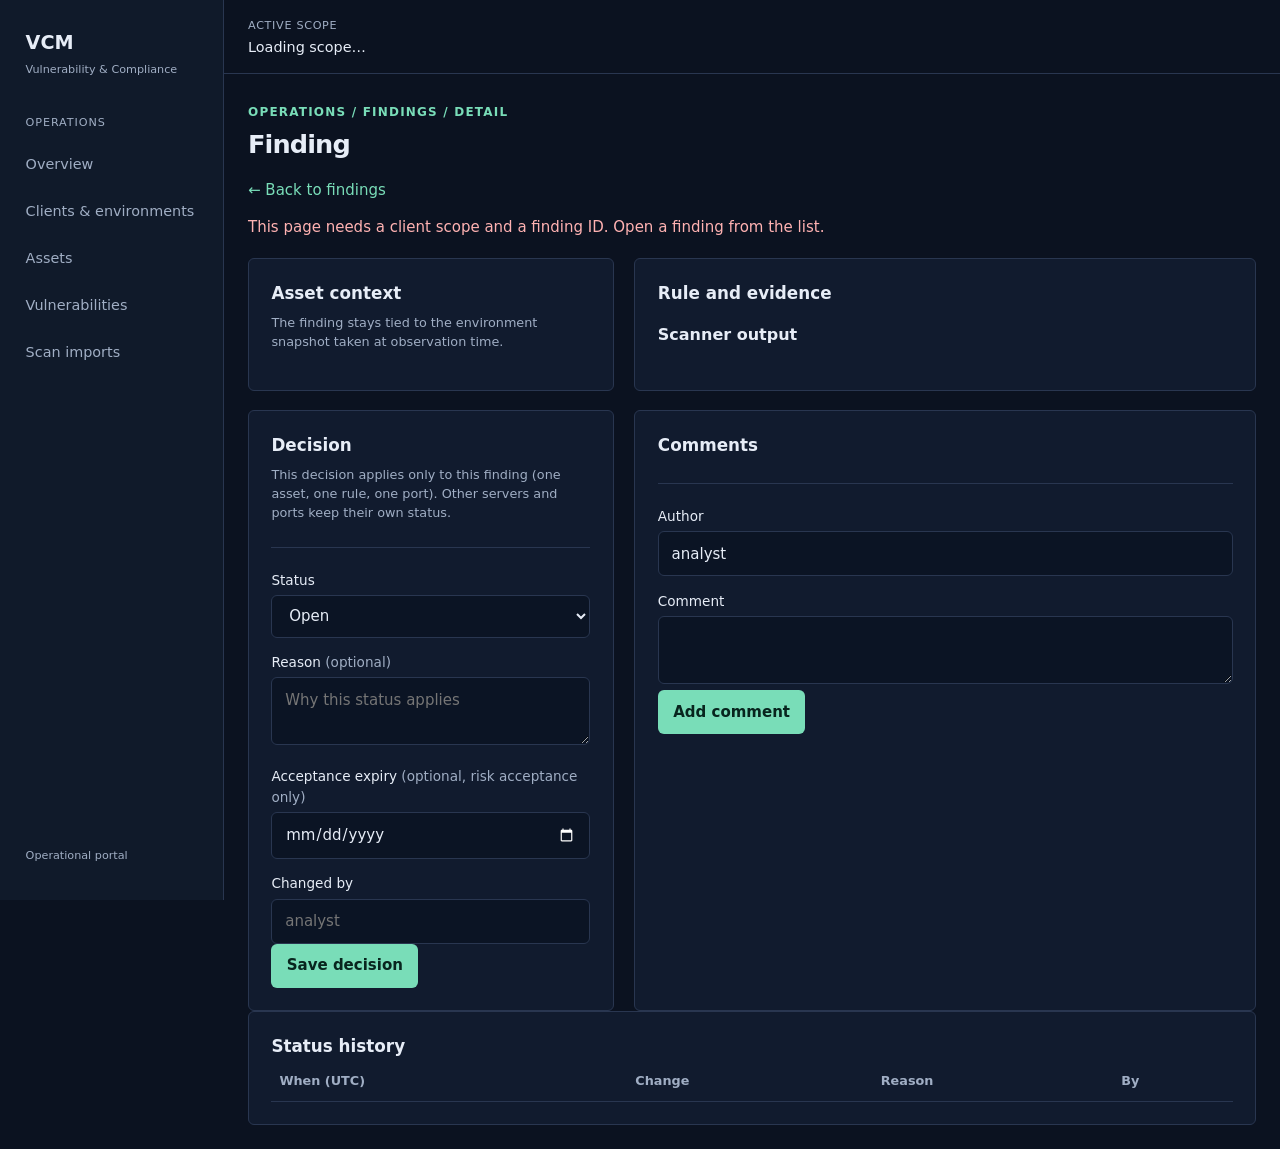
<file: frontend/finding.html>
<!doctype html>
<html lang="en"><head><meta charset="utf-8"><meta name="viewport" content="width=device-width,initial-scale=1">
<title>Finding — VCM</title><link rel="stylesheet" href="portal.css">
<script src="shell.js" defer></script><script src="asset-context.js" defer></script><script src="finding.js" defer></script></head>
<body><main>
<div class="page-heading"><p class="eyebrow">Operations / Findings / Detail</p><h1 id="finding-title">Finding</h1><p id="finding-subtitle"></p></div>
<p><a id="back-link" href="/vulnerabilities.html">← Back to findings</a></p>
<p id="page-error" class="error" role="alert" hidden></p>
<p id="detail-status" role="status">Loading finding…</p>
<div class="workspace">
  <section class="panel" aria-labelledby="context-heading">
    <div class="panel-heading"><h2 id="context-heading">Asset context</h2><span id="status-badge"></span></div>
    <div class="table-scroll"><table><tbody id="context-rows"></tbody></table></div>
    <p class="hint">The finding stays tied to the environment snapshot taken at observation time.</p>
  </section>
  <section class="panel" aria-labelledby="evidence-heading">
    <div class="panel-heading"><h2 id="evidence-heading">Rule and evidence</h2></div>
    <div class="table-scroll"><table><tbody id="evidence-rows"></tbody></table></div>
    <h3>Scanner output</h3>
    <pre id="scanner-output" class="evidence" aria-label="Scanner evidence"></pre>
  </section>
</div>
<div class="workspace">
  <section class="panel" aria-labelledby="decision-heading">
    <div class="panel-heading"><h2 id="decision-heading">Decision</h2></div>
    <p class="hint">This decision applies only to this finding (one asset, one rule, one port). Other servers and ports keep their own status.</p>
    <form id="decision-form">
      <label for="decision-status">Status</label>
      <select id="decision-status"><option value="active">Open</option><option value="mitigated">Mitigated</option><option value="false_positive">False positive</option><option value="risk_accepted">Risk accepted</option></select>
      <label for="decision-reason">Reason <span id="reason-requirement" class="muted">(optional)</span></label>
      <textarea id="decision-reason" rows="2" maxlength="2000" placeholder="Why this status applies"></textarea>
      <label for="decision-expiry">Acceptance expiry <span class="muted">(optional, risk acceptance only)</span></label>
      <input id="decision-expiry" type="date">
      <label for="decision-author">Changed by</label>
      <input id="decision-author" maxlength="200" placeholder="analyst">
      <p id="decision-error" class="error" role="alert" hidden></p>
      <button type="submit">Save decision</button>
    </form>
  </section>
  <section class="panel" aria-labelledby="comments-heading">
    <div class="panel-heading"><h2 id="comments-heading">Comments</h2></div>
    <form id="comment-form">
      <label for="comment-author">Author</label>
      <input id="comment-author" maxlength="200" value="analyst">
      <label for="comment-body">Comment</label>
      <textarea id="comment-body" rows="2" maxlength="4000" required></textarea>
      <p id="comment-error" class="error" role="alert" hidden></p>
      <button type="submit">Add comment</button>
    </form>
    <div id="comment-list"></div>
  </section>
</div>
<section class="panel" aria-labelledby="history-heading">
  <div class="panel-heading"><h2 id="history-heading">Status history</h2></div>
  <div class="table-scroll"><table><thead><tr><th>When (UTC)</th><th>Change</th><th>Reason</th><th>By</th></tr></thead><tbody id="history-rows"></tbody></table></div>
</section>
</main></body></html>
</file>
<file: frontend/portal.css>
:root{color-scheme:dark;--bg:#0b1220;--panel:#111b2e;--border:#293650;--text:#e7edf7;--muted:#a0aec4;--accent:#79ddb8}
*{box-sizing:border-box}
body{margin:0;background:var(--bg);color:var(--text);font:15px/1.5 system-ui,sans-serif}
header{display:flex;justify-content:space-between;align-items:center;gap:1rem;padding:1rem 2rem;border-bottom:1px solid var(--border);flex-wrap:wrap}
a{color:var(--accent);text-decoration:none}a:hover{text-decoration:underline}
.brand{font-weight:800;color:var(--text);font-size:1.2rem}.brand span{font-size:.8rem;font-weight:400;color:var(--muted);margin-left:.6rem}
nav{display:flex;gap:1.3rem;font-size:.9rem}nav [aria-current]{color:var(--text)}
main{max-width:1240px;margin:auto;padding:2rem}
h1{font-size:2rem;letter-spacing:-.035em;margin:.1rem 0}.page-heading>p{color:var(--muted)}
.eyebrow{text-transform:uppercase;letter-spacing:.1em;font-size:.75rem;font-weight:700;color:var(--accent)!important}
.workspace{display:grid;grid-template-columns:minmax(270px,1fr) minmax(350px,1.7fr);gap:1.3rem;margin-top:1.5rem}
.panel{background:var(--panel);border:1px solid var(--border);border-radius:12px;padding:1.4rem;min-width:0}
.panel-heading{display:flex;align-items:center;justify-content:space-between;gap:1rem}h2{font-size:1.05rem;margin:0}h3{font-size:1rem;margin:1rem 0 .5rem}
.muted,.hint{color:var(--muted)}.hint{font-size:.8rem;margin:.4rem 0 1rem}
form{border-top:1px solid var(--border);margin-top:1.5rem;padding-top:.5rem}
label{display:block;font-size:.85rem;margin-top:.9rem;margin-bottom:.3rem}
input,select,textarea{width:100%;font:inherit;padding:.65rem .8rem;border:1px solid var(--border);background:#0b1424;color:var(--text);border-radius:6px}
textarea{resize:vertical}button{font:inherit;border:1px solid transparent;border-radius:6px;padding:.6rem .9rem;background:var(--accent);color:#08251e;cursor:pointer;font-weight:600}
button:hover{filter:brightness(1.08)}button:disabled{opacity:.45;cursor:default}button.secondary{background:transparent;border-color:var(--border);color:var(--text);font-size:.8rem}
:focus-visible{outline:2px solid var(--accent);outline-offset:3px}fieldset{border:0;padding:0;margin:0;min-width:0}
.field-row{display:grid;grid-template-columns:1fr 1fr;gap:1rem}
.client-list{display:grid;gap:.4rem;max-height:360px;overflow:auto;margin-top:.8rem}
.client-choice{display:block;text-align:left;background:transparent;color:var(--text);border:1px solid var(--border);width:100%;overflow-wrap:anywhere}.client-choice[aria-pressed=true]{border-color:var(--accent);background:#16302f}
.client-choice small{display:block;color:var(--muted);font-weight:400}
.notice{padding:.8rem 1rem;border:1px solid #2e6658;background:#12312b;border-radius:6px;overflow-wrap:anywhere}.error{color:#ffb2b2;overflow-wrap:anywhere}
.table-scroll{overflow:auto}table{width:100%;border-collapse:collapse;font-size:.9rem}th,td{text-align:left;border-bottom:1px solid var(--border);padding:.7rem .5rem;overflow-wrap:anywhere}th{color:var(--muted);font-size:.8rem}
.badge{font-size:.8rem;padding:.2rem .6rem;background:#263751;border-radius:99px}
[hidden]{display:none!important}
@media(max-width:750px){header,main{padding:1rem}.workspace{grid-template-columns:1fr}.field-row{grid-template-columns:1fr}.brand span{display:none}h1{font-size:1.6rem}}
/* Shared shell: context stays outside the collapsible navigation. */
body{padding-left:224px}
#app-sidebar{position:fixed;inset:0 auto 0 0;width:224px;background:#101a2a;border-right:1px solid var(--border);padding:1.5rem 1rem;display:flex;flex-direction:column;z-index:10}
#app-sidebar .brand{display:block;padding:.3rem .6rem}#app-sidebar .brand span{display:block;margin:.25rem 0 0;font-size:.7rem}
.nav-section,.sidebar-footer{font-size:.7rem;color:var(--muted);padding:0 .6rem}.nav-section{text-transform:uppercase;letter-spacing:.08em;margin-top:2rem}.sidebar-footer{margin-top:auto}
#app-sidebar nav{display:grid;gap:.3rem}#app-sidebar nav a{padding:.65rem .6rem;border-radius:5px;color:var(--muted)}#app-sidebar nav a[aria-current]{background:#203247;color:var(--text);box-shadow:inset 3px 0 var(--accent)}
.app-topbar{padding:.8rem 1.5rem;background:var(--bg);min-height:68px;justify-content:flex-start}.scope-label{font-size:.7rem;color:var(--muted);text-transform:uppercase;letter-spacing:.06em}#scope-summary{margin:.1rem 0;overflow-wrap:anywhere;font-size:.9rem}
#menu-toggle{display:none}.skip-link{position:fixed;top:-100px;left:1rem;z-index:20;background:var(--panel);padding:.7rem}.skip-link:focus{top:1rem}
main{padding:1.5rem;max-width:1500px}h1{font-size:1.6rem}.panel,.card{border-radius:6px}.page-heading>p{margin:.3rem 0}.workspace{margin-top:1.2rem}
.overview{display:grid;grid-template-columns:repeat(2,minmax(0,1fr));gap:1rem}.wide{grid-column:1/-1}
.card{background:var(--panel);border:1px solid var(--border);padding:1rem;min-width:0;overflow:auto}.card h2{margin:0 0 .8rem;color:var(--muted);font-size:.85rem}.card:has(canvas){height:260px;position:relative}.card canvas{max-height:205px}
.kpis{display:flex;flex-wrap:wrap;gap:1.2rem}.kpi{padding:0 1rem 0 0;border-right:1px solid var(--border)}.kpi b{display:block;font-size:1.35rem}.kpi span{font-size:.75rem;color:var(--muted)}
.scope-controls{display:flex;gap:1rem;align-items:end;flex-wrap:wrap}.scope-controls>div{min-width:180px;flex:1}.scope-controls label{margin-top:0}.report-actions{display:flex;flex-wrap:wrap;gap:.8rem;padding:.5rem 0;font-size:.8rem}a[aria-disabled=true]{opacity:.5;cursor:default}
.row{display:grid;grid-template-columns:minmax(0,1fr) minmax(0,2fr);gap:1rem}.row table{align-self:start}.sev{font-weight:700;font-size:.8rem}.critical{color:#f87171}.high{color:#fb923c}.medium{color:#facc15}.low{color:#60a5fa}.info{color:#9ca3af}
@media(max-width:1050px){.row{grid-template-columns:1fr}}
@media(max-width:750px){body{padding-left:0}#menu-toggle{display:block}#app-sidebar{display:none;top:78px;bottom:0;width:224px;box-shadow:10px 0 30px #0008}.nav-open #app-sidebar{display:flex}.app-topbar{padding:.7rem 1rem;flex-wrap:nowrap;align-items:center;min-height:78px}.overview{grid-template-columns:minmax(0,1fr)}.scope-controls>div{min-width:0;flex-basis:100%}.kpis{gap:.8rem}.brand span{display:block}}
.inventory-filters{display:grid;grid-template-columns:repeat(3,minmax(0,1fr));gap:.5rem 1rem;padding:1rem 0;margin:1rem 0 0}.inventory-filters label{margin-top:0}.filter-actions{display:flex;gap:.6rem;align-items:end;flex-wrap:wrap}.filter-chips{display:flex;gap:.4rem;flex-wrap:wrap;margin:.8rem 0}.filter-chips .badge{overflow-wrap:anywhere;max-width:100%}.inventory-panel{padding:1rem}.inventory-panel table{min-width:1050px}.pagination{display:flex;gap:1rem;align-items:center;justify-content:flex-end;margin-top:1rem;flex-wrap:wrap;font-size:.8rem}.detail-fields{display:grid;grid-template-columns:max-content minmax(0,1fr);gap:.5rem 1.5rem;font-size:.9rem}.detail-fields dt{color:var(--muted)}.detail-fields dd{margin:0;overflow-wrap:anywhere}#asset-detail{display:grid;gap:1rem}#asset-detail table{min-width:700px}#asset-detail>section:first-child{margin-top:1rem}#asset-title{overflow-wrap:anywhere}.table-scroll:focus-visible{outline-offset:-2px}
@media(max-width:1050px){.inventory-filters{grid-template-columns:repeat(2,minmax(0,1fr))}}
@media(max-width:750px){.inventory-filters{grid-template-columns:1fr}.detail-fields{grid-template-columns:minmax(0,1fr);gap:.25rem}.detail-fields dd{margin-bottom:.6rem}.pagination{justify-content:flex-start}}
.inventory-panel table{min-width:1400px}.inventory-panel th,#asset-detail th{white-space:nowrap}.inventory-panel td:nth-child(2),.inventory-panel td:nth-child(3){min-width:180px}.inventory-panel td:nth-child(7),.inventory-panel td:nth-child(8){white-space:nowrap}#asset-detail .badge{white-space:nowrap}#asset-detail section:has(#findings-rows) table{min-width:1500px}#findings-rows td:first-child{min-width:260px}#findings-rows td:nth-child(2),#findings-rows td:nth-child(3),#findings-rows td:nth-child(4),#findings-rows td:nth-child(5),#findings-rows td:nth-child(8),#findings-rows td:nth-child(9){white-space:nowrap}
.inventory-panel th:last-child,.inventory-panel td:last-child{position:sticky;right:0;background:var(--panel);box-shadow:inset 1px 0 var(--border);min-width:64px}.inventory-panel td:last-child a{display:inline-block;padding:.2rem}
</file>
